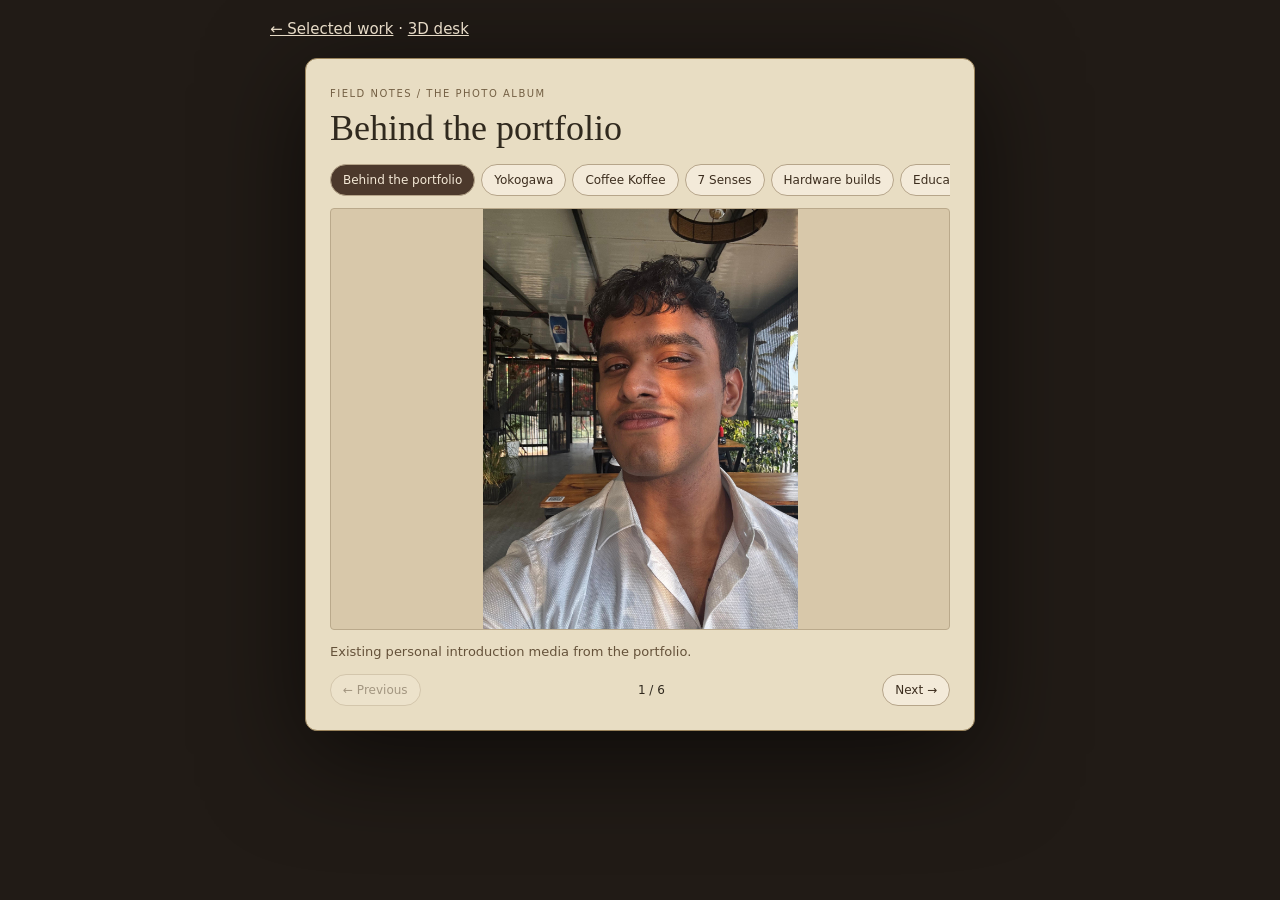
<file: v3/album.html>
<!doctype html><html lang="en"><head><meta charset="utf-8"><meta name="viewport" content="width=device-width,initial-scale=1"><title>Photo album · Avaneesh Pramod</title><style>body{margin:0;background:#211b16;color:#e7dbc7;font:15px system-ui}main{max-width:740px;margin:auto;padding:20px}a{color:inherit}#album-panel{margin:20px auto;box-sizing:border-box;width:100%;max-height:none} [data-close]{display:none}#album-panel{color:#30291e;background:#e8ddc3;border:1px solid #9a835b;border-radius:12px;padding:clamp(12px,3vw,24px);width:min(670px,calc(100vw - 20px));max-height:92dvh;overflow:auto;box-shadow:0 24px 100px #0009;overscroll-behavior:contain}#album-panel::backdrop{background:#17120db0}.album-header{display:flex;justify-content:space-between;align-items:start;gap:10px}.album-header h2{font:normal clamp(23px,4vw,36px) Georgia,serif;margin:6px 0 10px}.album-header small{font:10px system-ui;letter-spacing:.15em;color:#746044}.album-chapters{display:flex;gap:6px;overflow-x:auto;padding:5px 0 12px;white-space:nowrap}.album-chapters button,.album-nav button,.album-header button{font:12px system-ui;color:#3c2d1e;background:#f3ead9;border:1px solid #b6a58a;padding:8px 12px;border-radius:20px;cursor:pointer}.album-chapters button[aria-pressed=true]{background:#4c392c;color:#f4e9d6}.album-nav button:disabled{opacity:.4;cursor:default}.album-view{min-height:180px;height:min(48dvh,420px);display:flex;align-items:center;justify-content:center;background:#d8c8aa;border:1px solid #baa98b;overflow:hidden;border-radius:4px;touch-action:pan-y}.album-media{display:block;max-width:100%;max-height:100%;width:auto;height:auto;object-fit:contain}.album-empty{text-align:center;padding:20px}.album-empty strong{font:normal 28px Georgia,serif}.album-empty p,.album-caption{font:13px/1.5 system-ui;color:#65523a}.album-caption{margin:12px 0}.album-nav{display:flex;align-items:center;justify-content:space-between;gap:12px;font-size:12px}</style></head><body><main><a href="./work.html">← Selected work</a> · <a href="./?station=work">3D desk</a><section id="album-panel" aria-label="Photo album"><div class="album-header"><div><small>FIELD NOTES / THE PHOTO ALBUM</small><h2 data-title>Behind the portfolio</h2></div><button type="button" data-close aria-label="Close album">×</button></div><div data-chapters class="album-chapters" aria-label="Album chapters"></div><div data-media class="album-view" aria-live="polite">Opening album…</div><div class="album-caption" data-caption></div><div class="album-nav"><button type="button" data-prev>← Previous</button><span data-counter></span><button type="button" data-next>Next →</button></div></section></main><script type="module">import {initAlbum} from './album-view.js';initAlbum(document.querySelector('#album-panel')).open();</script></body></html>
</file>
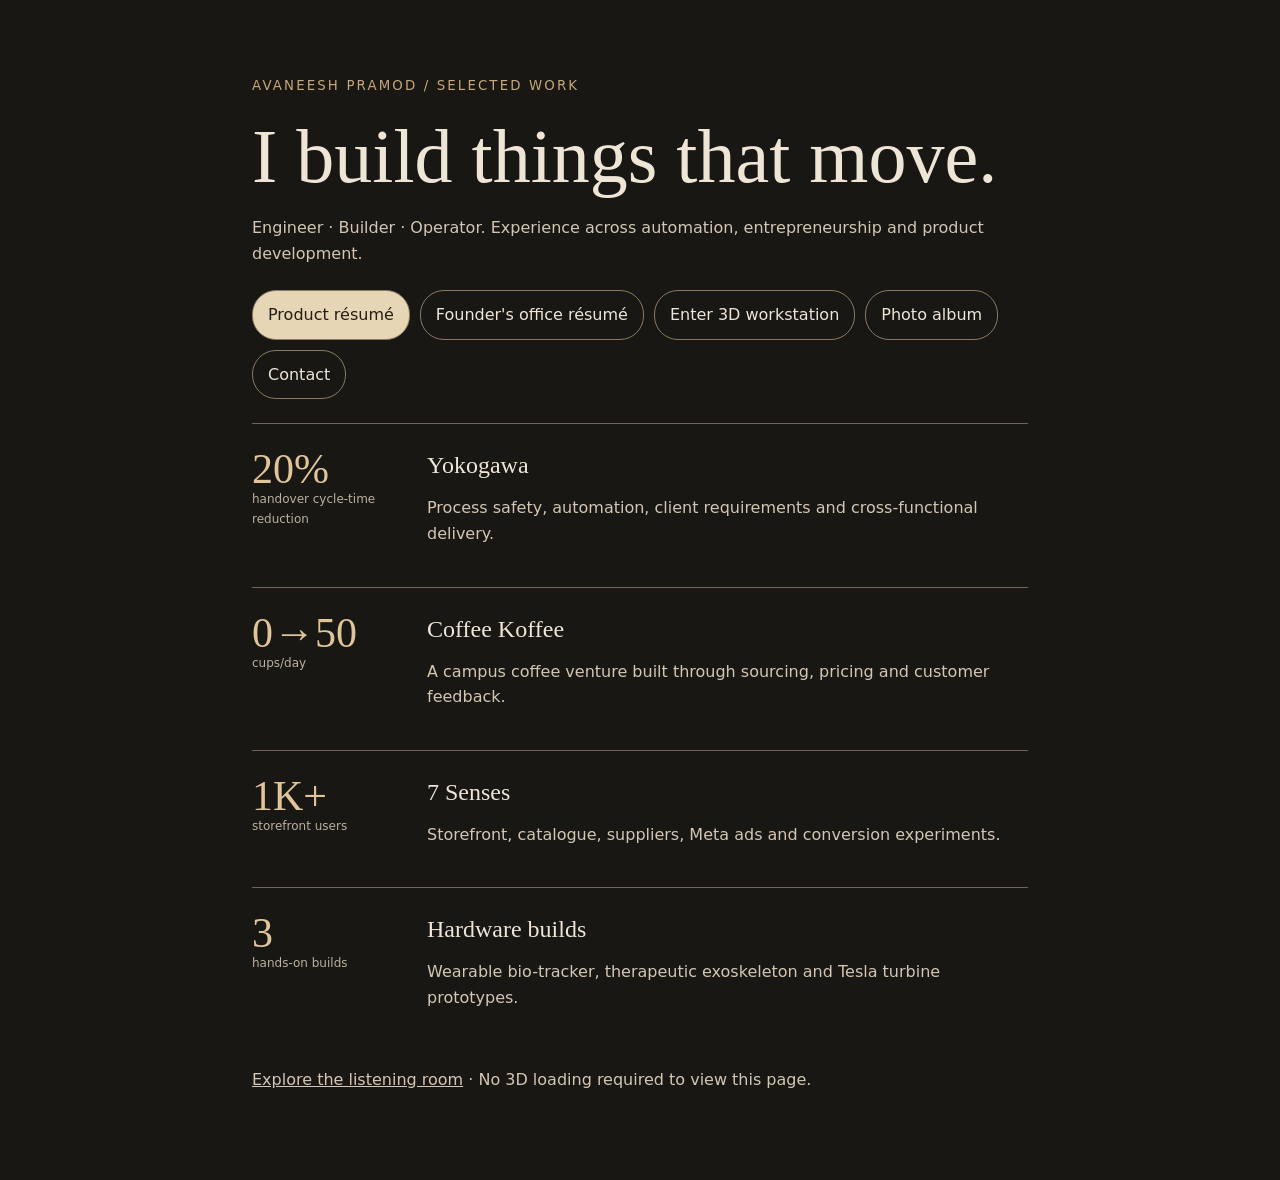
<file: v3/work.html>
<!doctype html><html lang="en"><head><meta charset="utf-8"><meta name="viewport" content="width=device-width, initial-scale=1"><title>Selected work · Avaneesh Pramod</title><style> *{box-sizing:border-box}body{margin:0;background:#181714;color:#eee5d7;font:16px/1.6 system-ui,sans-serif}main{max-width:920px;margin:auto;padding:clamp(22px,6vw,72px)}h1{font:normal clamp(38px,7vw,76px)/1.02 Georgia,serif;margin:20px 0}h2{font:normal 24px Georgia,serif;margin:4px 0}p{color:#d4c6b3}small{letter-spacing:.16em;color:#c7a77b}nav{display:flex;gap:10px;flex-wrap:wrap;margin:24px 0}a{color:inherit}nav a{padding:11px 15px;text-decoration:none;border:1px solid #8b795f;border-radius:24px}nav a:first-child{background:#e7d6b6;color:#231d15}section{border-top:1px solid #75654f;padding:24px 0;display:grid;grid-template-columns:155px 1fr;gap:20px}.metric{font:normal 42px/1 Georgia,serif;color:#e0c59b}.metric-label{font-size:12px;color:#bdb09c}@media(max-width:500px){section{grid-template-columns:1fr;gap:8px}}</style></head><body><main><small>AVANEESH PRAMOD / SELECTED WORK</small><h1>I build things that move.</h1><p>Engineer · Builder · Operator. Experience across automation, entrepreneurship and product development.</p><nav><a href="../content/work/product-resume.pdf">Product résumé</a><a href="../content/work/founders-office-resume.pdf">Founder's office résumé</a><a id="room" href="./?station=work">Enter 3D workstation</a><a href="./album.html">Photo album</a><a href="mailto:avaneeshpramod25@gmail.com">Contact</a></nav><section><div><div class="metric">20%</div><div class="metric-label">handover cycle-time reduction</div></div><div><h2>Yokogawa</h2><p>Process safety, automation, client requirements and cross-functional delivery.</p></div></section><section><div><div class="metric">0→50</div><div class="metric-label">cups/day</div></div><div><h2>Coffee Koffee</h2><p>A campus coffee venture built through sourcing, pricing and customer feedback.</p></div></section><section><div><div class="metric">1K+</div><div class="metric-label">storefront users</div></div><div><h2>7 Senses</h2><p>Storefront, catalogue, suppliers, Meta ads and conversion experiments.</p></div></section><section><div><div class="metric">3</div><div class="metric-label">hands-on builds</div></div><div><h2>Hardware builds</h2><p>Wearable bio-tracker, therapeutic exoskeleton and Tesla turbine prototypes.</p></div></section><p><a href="./">Explore the listening room</a> · No 3D loading required to view this page.</p></main></body></html>
</file>
